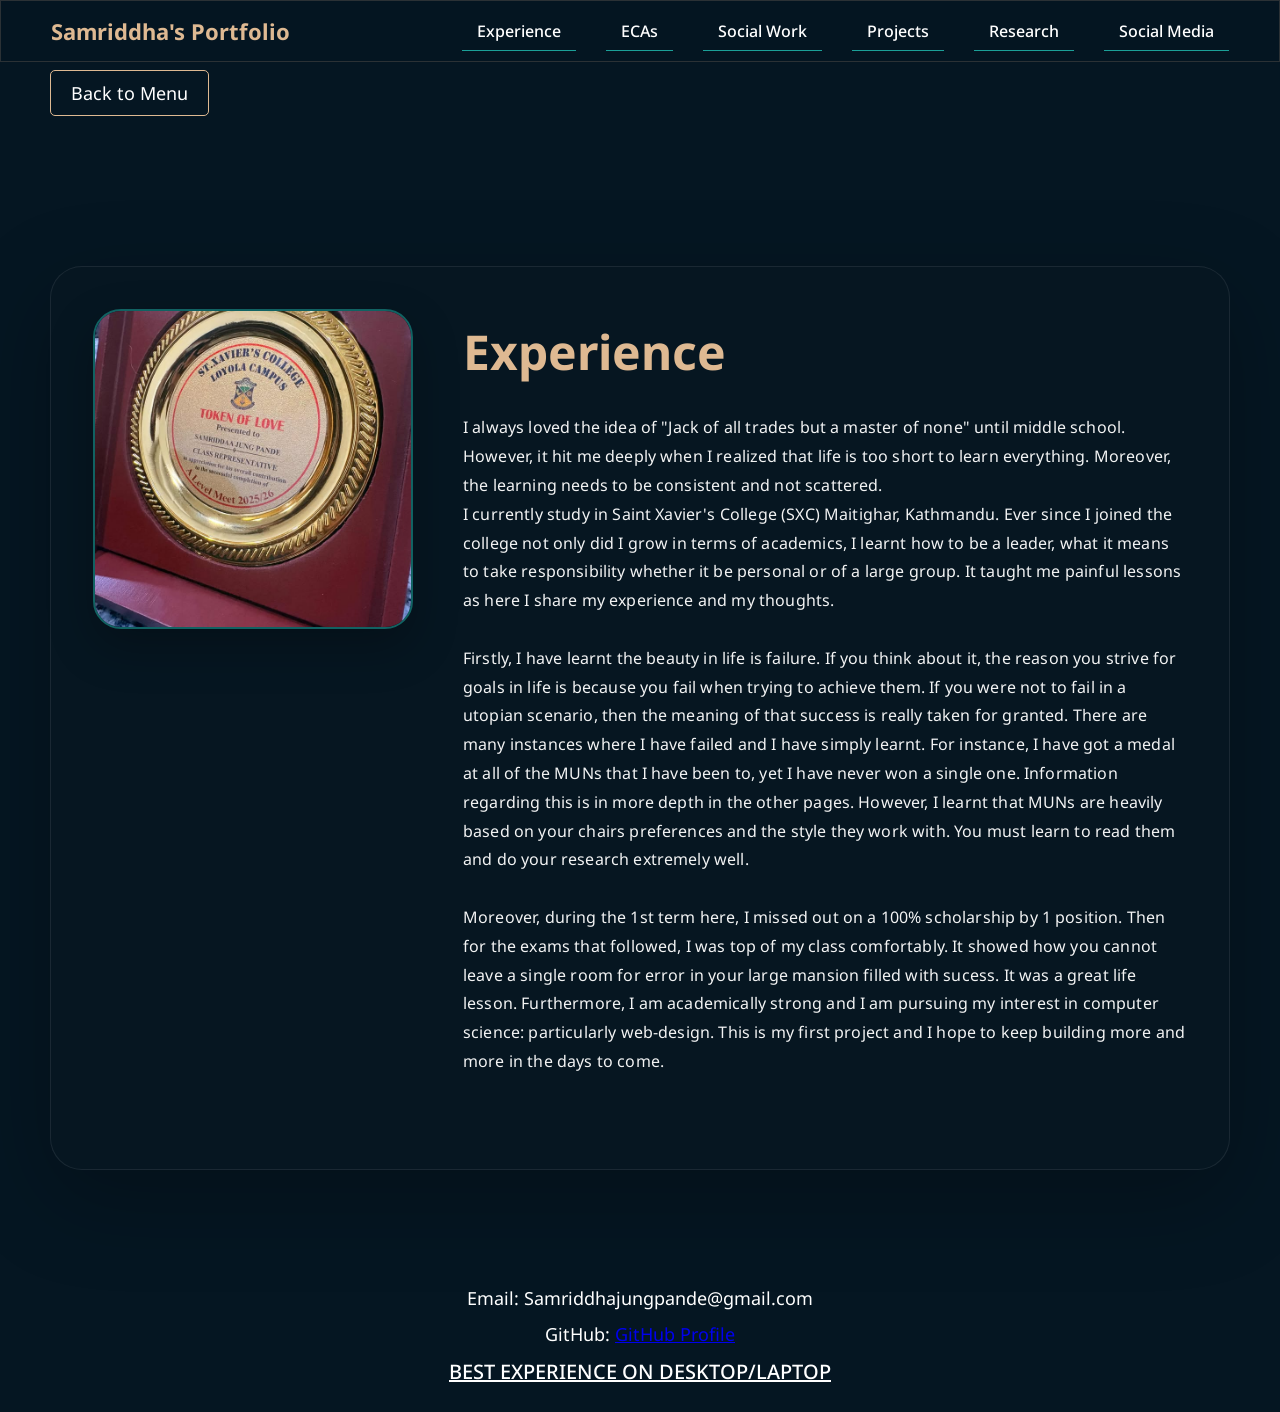
<file: pages/experience.html>
<!DOCTYPE html>
<html>
<head>
  <title>Experience - Samriddha's Portfolio</title>
  <meta name="viewport" content="width=device-width, initial-scale=1.0">
  <link rel="stylesheet" href="root.css">
  <link rel="stylesheet" href="pages.css">
</head>
<body>
  <header>
    <nav class="navbar">
      <div class="navbar-container">
        <a href="menu.html" class="navbar-logo">Samriddha's Portfolio</a>
        <ul class="navbar-links">
          <li><a href="experience.html">Experience</a></li>
          <li><a href="extra-curriculars.html">ECAs</a></li>
          <li><a href="social-work.html">Social Work</a></li>
          <li><a href="projects.html">Projects</a></li>
          <li><a href="../pdf/research-paper.pdf">Research</a></li>
          <li><a href="social-media.html">Social Media</a></li>
        </ul>
      </div>
    </nav>
    <a href="menu.html" class="back-btn">Back to Menu</a>
  </header>
  <main class="main-flex">
    <img class="photo" src="../pictures/leadership.jpg">
    <article class="text">
      <h1>Experience</h1>
      <p>
          I always loved the idea of "Jack of all trades but a master of none" until middle school. However, it hit me deeply when I realized that life is too short to learn everything. Moreover, the learning needs to be consistent and not scattered.<br>
          I currently study in Saint Xavier's College (SXC) Maitighar, Kathmandu. Ever since I joined the college not only did I grow in terms of academics, I learnt how to be a leader, what it means to take responsibility whether it be personal or of a large group. It taught me painful lessons as here I share my experience and my thoughts.<br><br>
          Firstly, I have learnt the beauty in life is failure. If you think about it, the reason you strive for goals in life is because you fail when trying to achieve them. If you were not to fail in a utopian scenario, then the meaning of that success is really taken for granted. There are many instances where I have failed and I have simply learnt. For instance, I have got a medal at all of the MUNs that I have been to, yet I have never won a single one. Information regarding this is in more depth in the other pages. However, I learnt that MUNs are heavily based on your chairs preferences and the style they work with. You must learn to read them and do your research extremely well.<br><br>
          Moreover, during the 1st term here, I missed out on a 100% scholarship by 1 position. Then for the exams that followed, I was top of my class comfortably. It showed how you cannot leave a single room for error in your large mansion filled with sucess. It was a great life lesson. Furthermore, I am academically strong and I am pursuing my interest in computer science: particularly web-design. This is my first project and I hope to keep building more and more in the days to come. <br><br>

      </p>
    </article>
  </main>
  <footer class="contact">
        Email: Samriddhajungpande@gmail.com <br>
        GitHub: <a href="https://github.com/Spirit62">GitHub Profile</a><br>
        <span>BEST EXPERIENCE ON DESKTOP/LAPTOP</span>
  </footer>
</body>
</html>
</file>
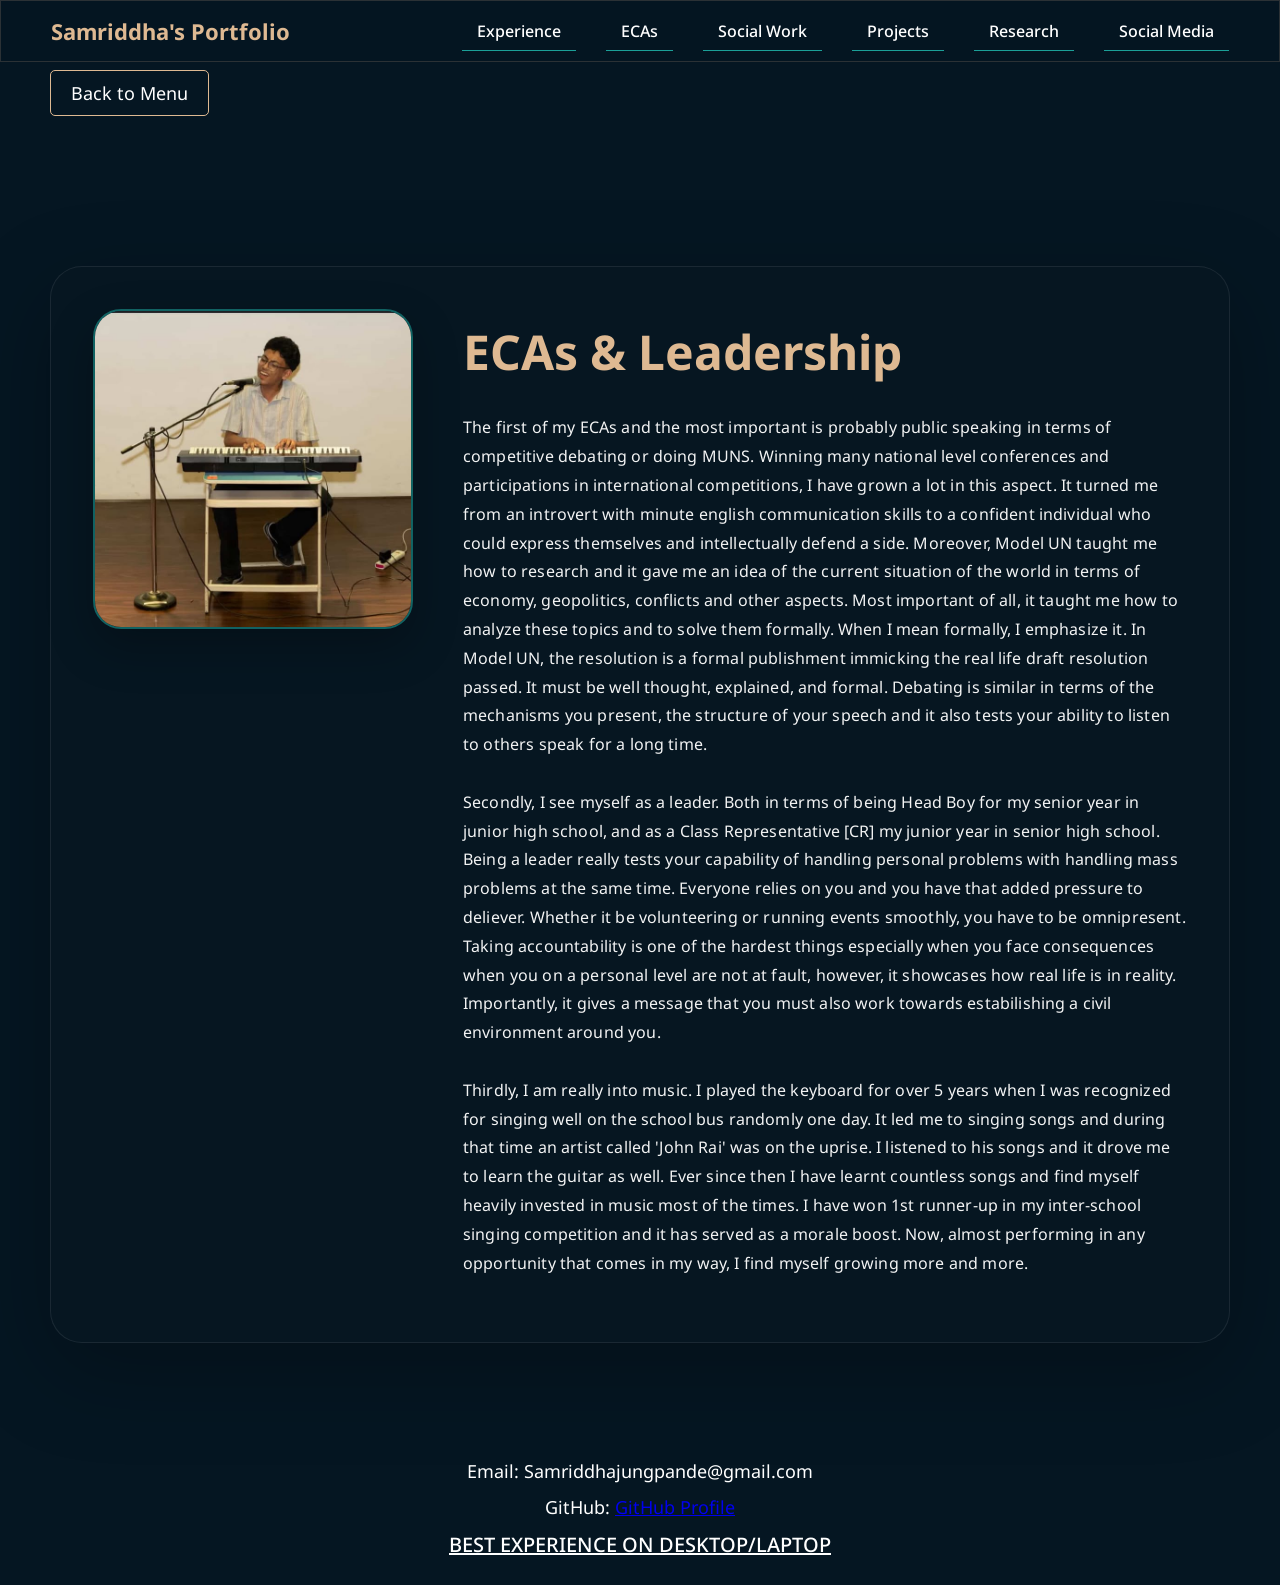
<file: pages/extra-curriculars.html>
<!DOCTYPE html>
<html lang="en">
<head>
  <meta charset="UTF-8">
  <meta name="viewport" content="width=device-width, initial-scale=1.0">
  <title>ECAs - Samriddha's Portfolio</title>
  <link rel="stylesheet" href="root.css">
  <link rel="stylesheet" href="pages.css">
</head>
<body>
  <header>
    <nav class="navbar">
      <div class="navbar-container">
        <a href="menu.html" class="navbar-logo">Samriddha's Portfolio</a>
        <ul class="navbar-links">
          <li><a href="experience.html">Experience</a></li>
          <li><a href="extra-curriculars.html">ECAs</a></li>
          <li><a href="social-work.html">Social Work</a></li>
          <li><a href="projects.html">Projects</a></li>
          <li><a href="../pdf/research-paper.pdf">Research</a></li>
          <li><a href="social-media.html">Social Media</a></li>
        </ul>
      </div>
    </nav>
    <a href="menu.html" class="back-btn">Back to Menu</a>
  </header>
  <main class="main-flex">
    <img class="photo" src="../pictures/arts.jpg">
    <article class="text">
      <h1>ECAs & Leadership</h1>
      <p>
        The first of my ECAs and the most important is probably public speaking in terms of competitive debating or doing MUNS. Winning many national level conferences and participations in international competitions, I have grown a lot in this aspect. It turned me from an introvert with minute english communication skills to a confident individual who could express themselves and intellectually defend a side. Moreover, Model UN taught me how to research and it gave me an idea of the current situation of the world in terms of economy, geopolitics, conflicts and other aspects. Most important of all, it taught me how to analyze these topics and to solve them formally. When I mean formally, I emphasize it. In Model UN, the resolution is a formal publishment immicking the real life draft resolution passed. It must be well thought, explained, and formal. Debating is similar in terms of the mechanisms you present, the structure of your speech and it also tests your ability to listen to others speak for a long time. <br><br>
        
        Secondly, I see myself as a leader. Both in terms of being Head Boy for my senior year in junior high school, and as a Class Representative [CR] my junior year in senior high school. Being a leader really tests your capability of handling personal problems with handling mass problems at the same time. Everyone relies on you and you have that added pressure to deliever. Whether it be volunteering or running events smoothly, you have to be omnipresent. Taking accountability is one of the hardest things especially when you face consequences when you on a personal level are not at fault, however, it showcases how real life is in reality. Importantly, it gives a message that you must also work towards estabilishing a civil environment around you. <br><br>

        Thirdly, I am really into music. I played the keyboard for over 5 years when I was recognized for singing well on the school bus randomly one day. It led me to singing songs and during that time an artist called 'John Rai' was on the uprise. I listened to his songs and it drove me to learn the guitar as well. Ever since then I have learnt countless songs and find myself heavily invested in music most of the times. I have won 1st runner-up in my inter-school singing competition and it has served as a morale boost. Now, almost performing in any opportunity that comes in my way, I find myself growing more and more.
      </p>
    </article>
  </main>
  <footer class="contact">
        Email: Samriddhajungpande@gmail.com <br>
        GitHub: <a href="https://github.com/Spirit62">GitHub Profile</a><br>
        <span>BEST EXPERIENCE ON DESKTOP/LAPTOP</span>
  </footer>
</body>
</html>
</file>
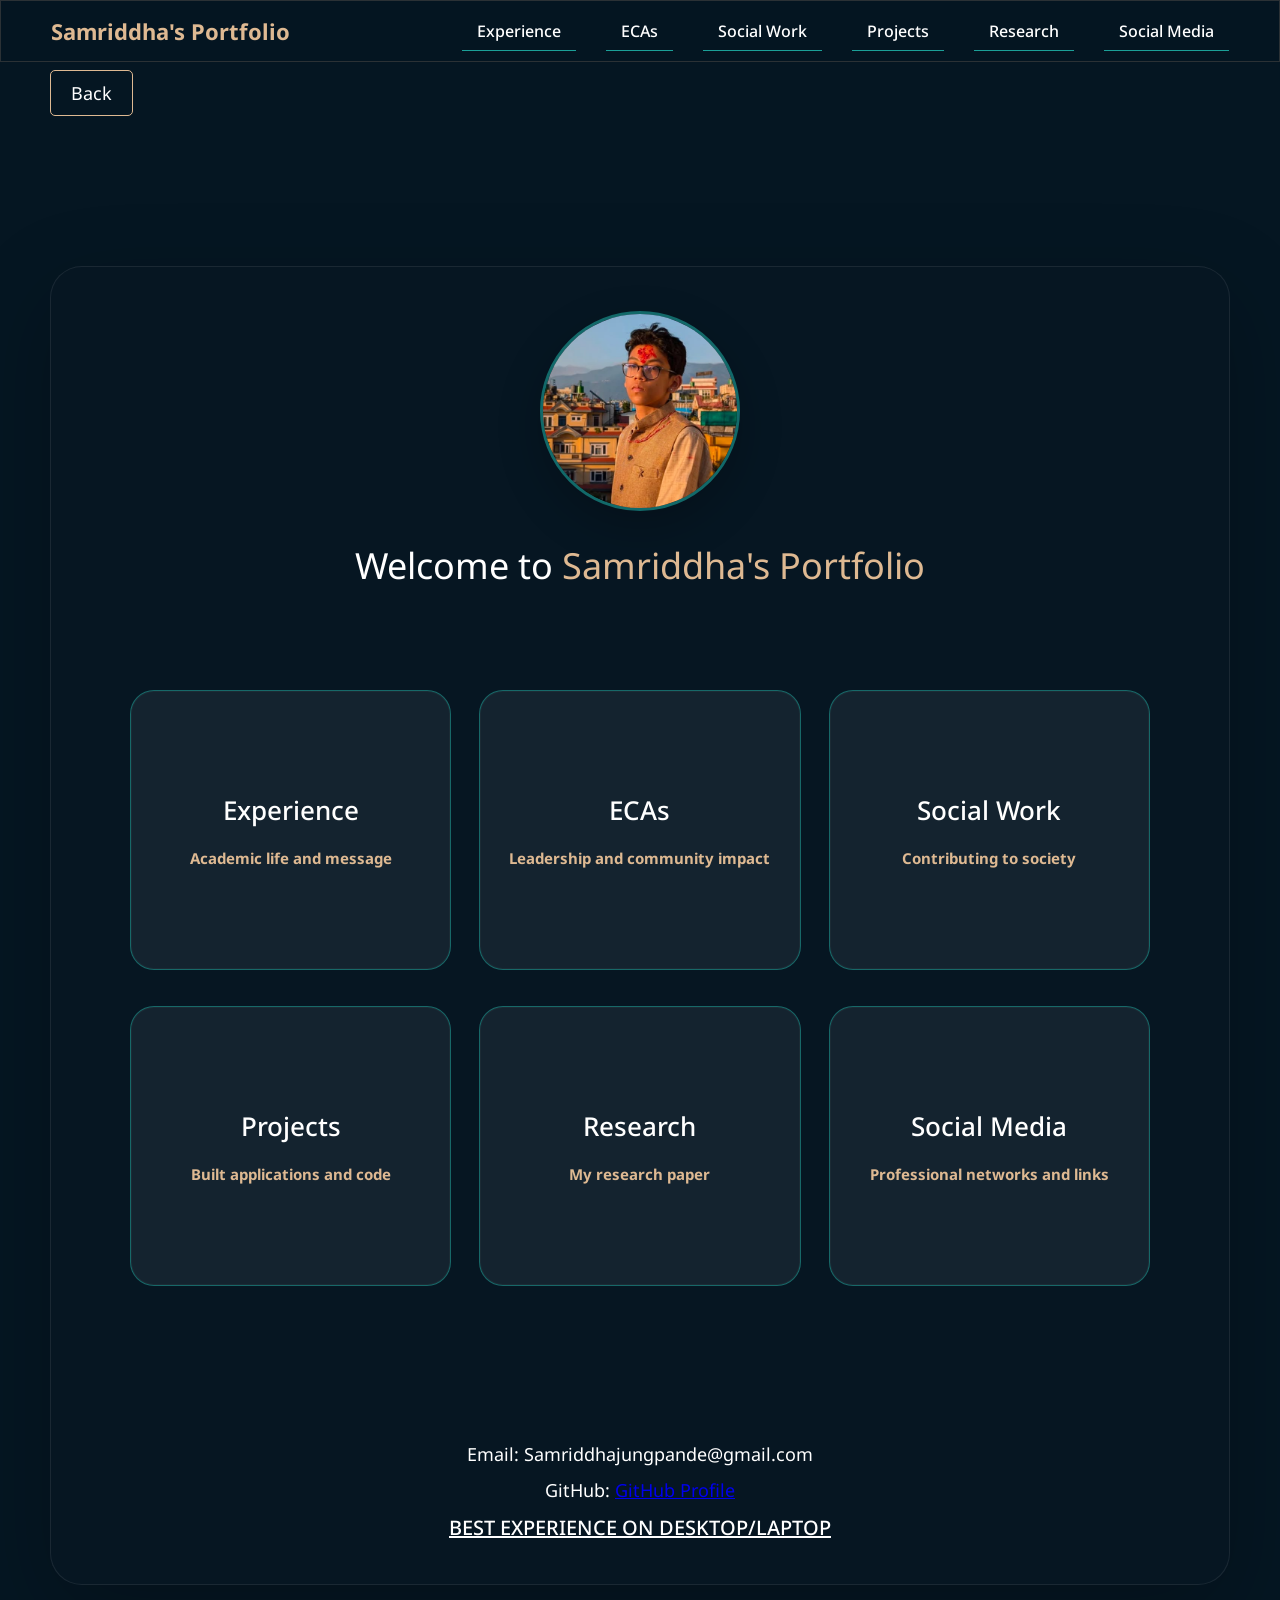
<file: pages/menu.html>
<!DOCTYPE html>
<html lang="en">
<head>
  <meta charset="UTF-8">
  <meta name="viewport" content="width=device-width, initial-scale=1.0">
  <title>Menu - Samriddha's Portfolio</title>
  <link rel="stylesheet" href="root.css">
  <link rel="stylesheet" href="menu.css">
</head>
<body>
  <header>
    <nav class="navbar">
      <div class="navbar-container">
        <a href="../index.html" class="navbar-logo">Samriddha's Portfolio</a>
        <ul class="navbar-links">
          <li><a href="experience.html">Experience</a></li>
          <li><a href="extra-curriculars.html">ECAs</a></li>
          <li><a href="social-work.html">Social Work</a></li>
          <li><a href="projects.html">Projects</a></li>
          <li><a href="../pdf/research-paper.pdf">Research</a></li>
          <li><a href="social-media.html">Social Media</a></li>
        </ul>
      </div>
    </nav>
    <a href="../index.html" class="back-btn">Back</a>
  </header>
  <main class="menu-container">
      <img class="menu-pic" src="../pictures/photo6.jpg">
    <p class="menu-title">Welcome to <span style="color: var(--accent-sand)"> Samriddha's Portfolio</span></p>
    <section class="menu-options">
      <a href="experience.html" class="menu-option"><span class="menu-option-title">Experience</span><span class="menu-option-desc">Academic life and message</span></a>
      <a href="extra-curriculars.html" class="menu-option"><span class="menu-option-title">ECAs</span><span class="menu-option-desc">Leadership and community impact</span></a>
      <a href="social-work.html" class="menu-option"><span class="menu-option-title">Social Work</span><span class="menu-option-desc">Contributing to society</span></a>
      <a href="projects.html" class="menu-option"><span class="menu-option-title">Projects</span><span class="menu-option-desc">Built applications and code</span></a>
      <a href="../pdf/research-paper.pdf" class="menu-option"><span class="menu-option-title">Research</span><span class="menu-option-desc">My research paper</span></a>
      <a href="social-media.html" class="menu-option"><span class="menu-option-title">Social Media</span><span class="menu-option-desc">Professional networks and links</span></a>
    </section>
    <footer class="contact">
        Email: Samriddhajungpande@gmail.com <br>
        GitHub: <a href="https://github.com/Spirit62">GitHub Profile</a><br>
        <span>BEST EXPERIENCE ON DESKTOP/LAPTOP</span>
    </footer>
  </main>
</body>
</html>
</file>
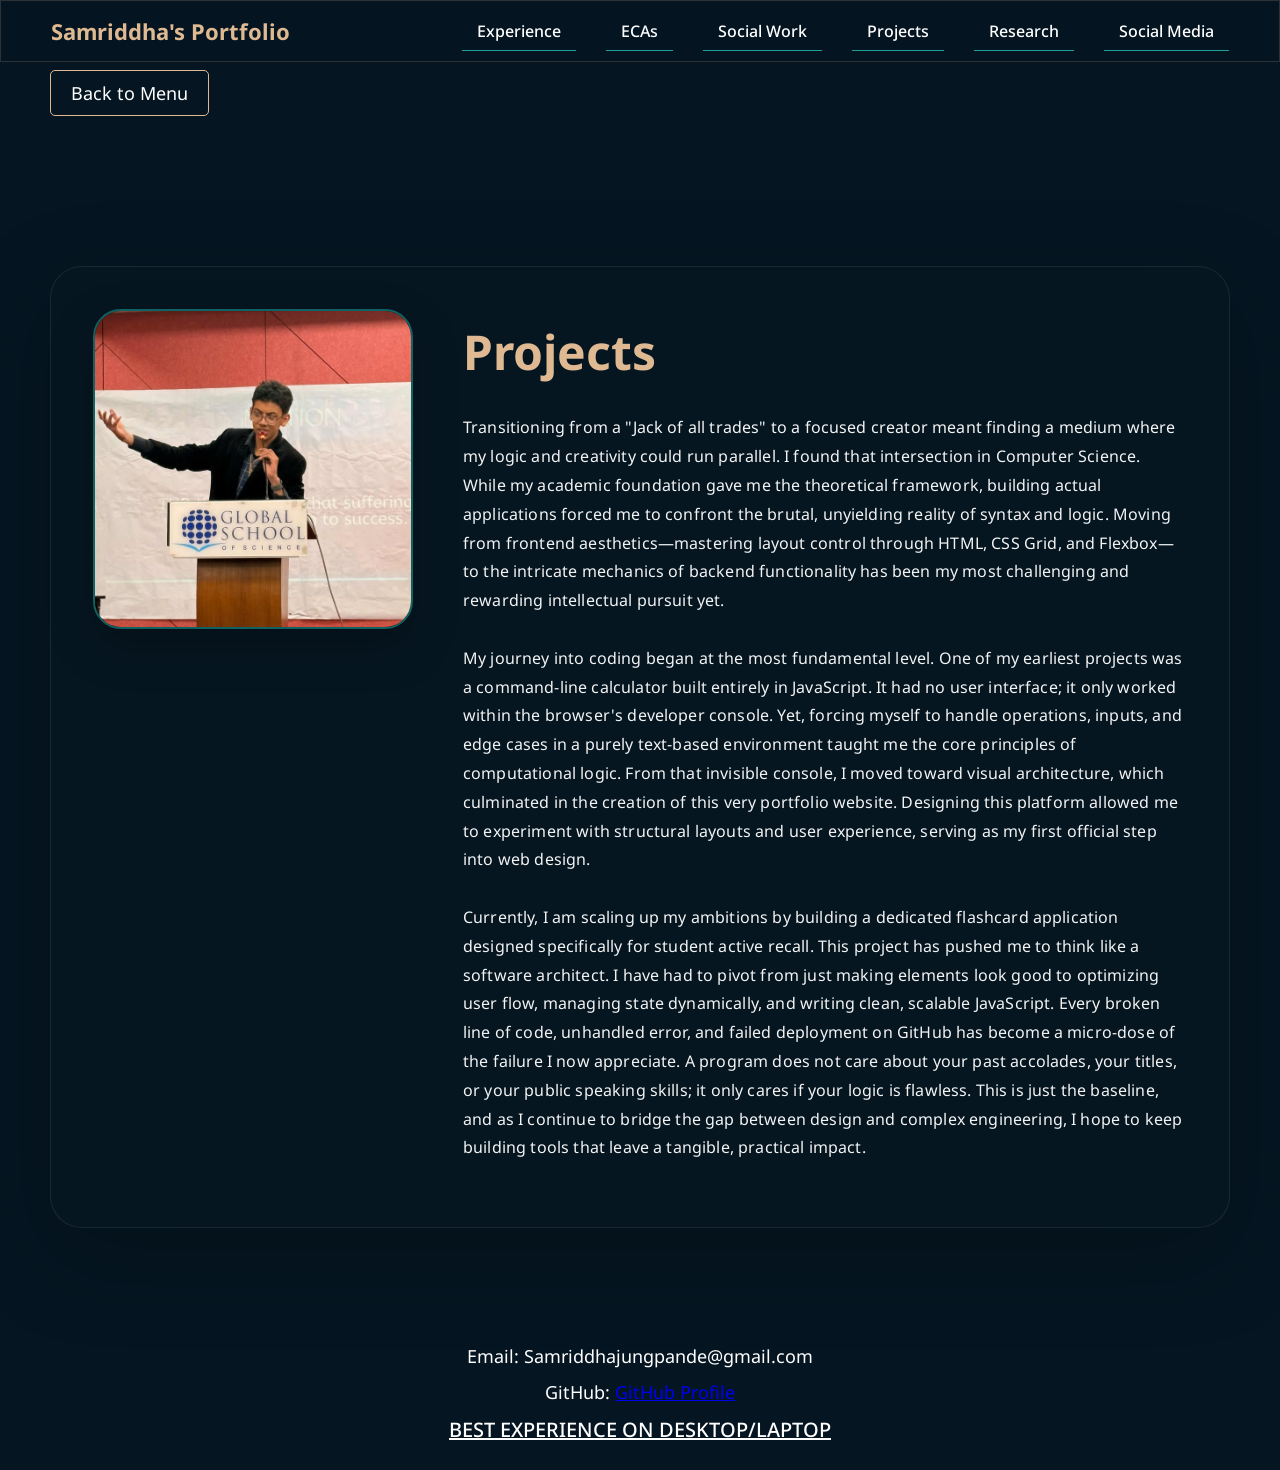
<file: pages/projects.html>
<!DOCTYPE html>
<html lang="en">
<head>
  <meta charset="UTF-8">
  <meta name="viewport" content="width=device-width, initial-scale=1.0">
  <title>Projects - Samriddha's Portfolio</title>
  <link rel="stylesheet" href="root.css">
  <link rel="stylesheet" href="pages.css">
</head>
<body>
  <header>
    <nav class="navbar">
      <div class="navbar-container">
        <a href="menu.html" class="navbar-logo">Samriddha's Portfolio</a>
        <ul class="navbar-links">
          <li><a href="experience.html">Experience</a></li>
          <li><a href="extra-curriculars.html">ECAs</a></li>
          <li><a href="social-work.html">Social Work</a></li>
          <li><a href="projects.html">Projects</a></li>
          <li><a href="../pdf/research-paper.pdf">Research</a></li>
          <li><a href="social-media.html">Social Media</a></li>
        </ul>
      </div>
    </nav>
    <a href="menu.html" class="back-btn">Back to Menu</a>
  </header>
  <main class="main-flex">
    <img class="photo" src="../pictures/academia.jpg">
    <article class="text">
      <h1>Projects</h1>
      <p>
          Transitioning from a "Jack of all trades" to a focused creator meant finding a medium where my logic and creativity could run parallel. I found that intersection in Computer Science. While my academic foundation gave me the theoretical framework, building actual applications forced me to confront the brutal, unyielding reality of syntax and logic. Moving from frontend aesthetics—mastering layout control through HTML, CSS Grid, and Flexbox—to the intricate mechanics of backend functionality has been my most challenging and rewarding intellectual pursuit yet. <br><br>

          My journey into coding began at the most fundamental level. One of my earliest projects was a command-line calculator built entirely in JavaScript. It had no user interface; it only worked within the browser's developer console. Yet, forcing myself to handle operations, inputs, and edge cases in a purely text-based environment taught me the core principles of computational logic. From that invisible console, I moved toward visual architecture, which culminated in the creation of this very portfolio website. Designing this platform allowed me to experiment with structural layouts and user experience, serving as my first official step into web design. <br><br>

          Currently, I am scaling up my ambitions by building a dedicated flashcard application designed specifically for student active recall. This project has pushed me to think like a software architect. I have had to pivot from just making elements look good to optimizing user flow, managing state dynamically, and writing clean, scalable JavaScript. Every broken line of code, unhandled error, and failed deployment on GitHub has become a micro-dose of the failure I now appreciate. A program does not care about your past accolades, your titles, or your public speaking skills; it only cares if your logic is flawless. This is just the baseline, and as I continue to bridge the gap between design and complex engineering, I hope to keep building tools that leave a tangible, practical impact.
      </p>
    </article>
  </main>
  <footer class="contact">
        Email: Samriddhajungpande@gmail.com <br>
        GitHub: <a href="https://github.com/Spirit62">GitHub Profile</a><br>
        <span>BEST EXPERIENCE ON DESKTOP/LAPTOP</span>
  </footer>
</body>
</html>
</file>
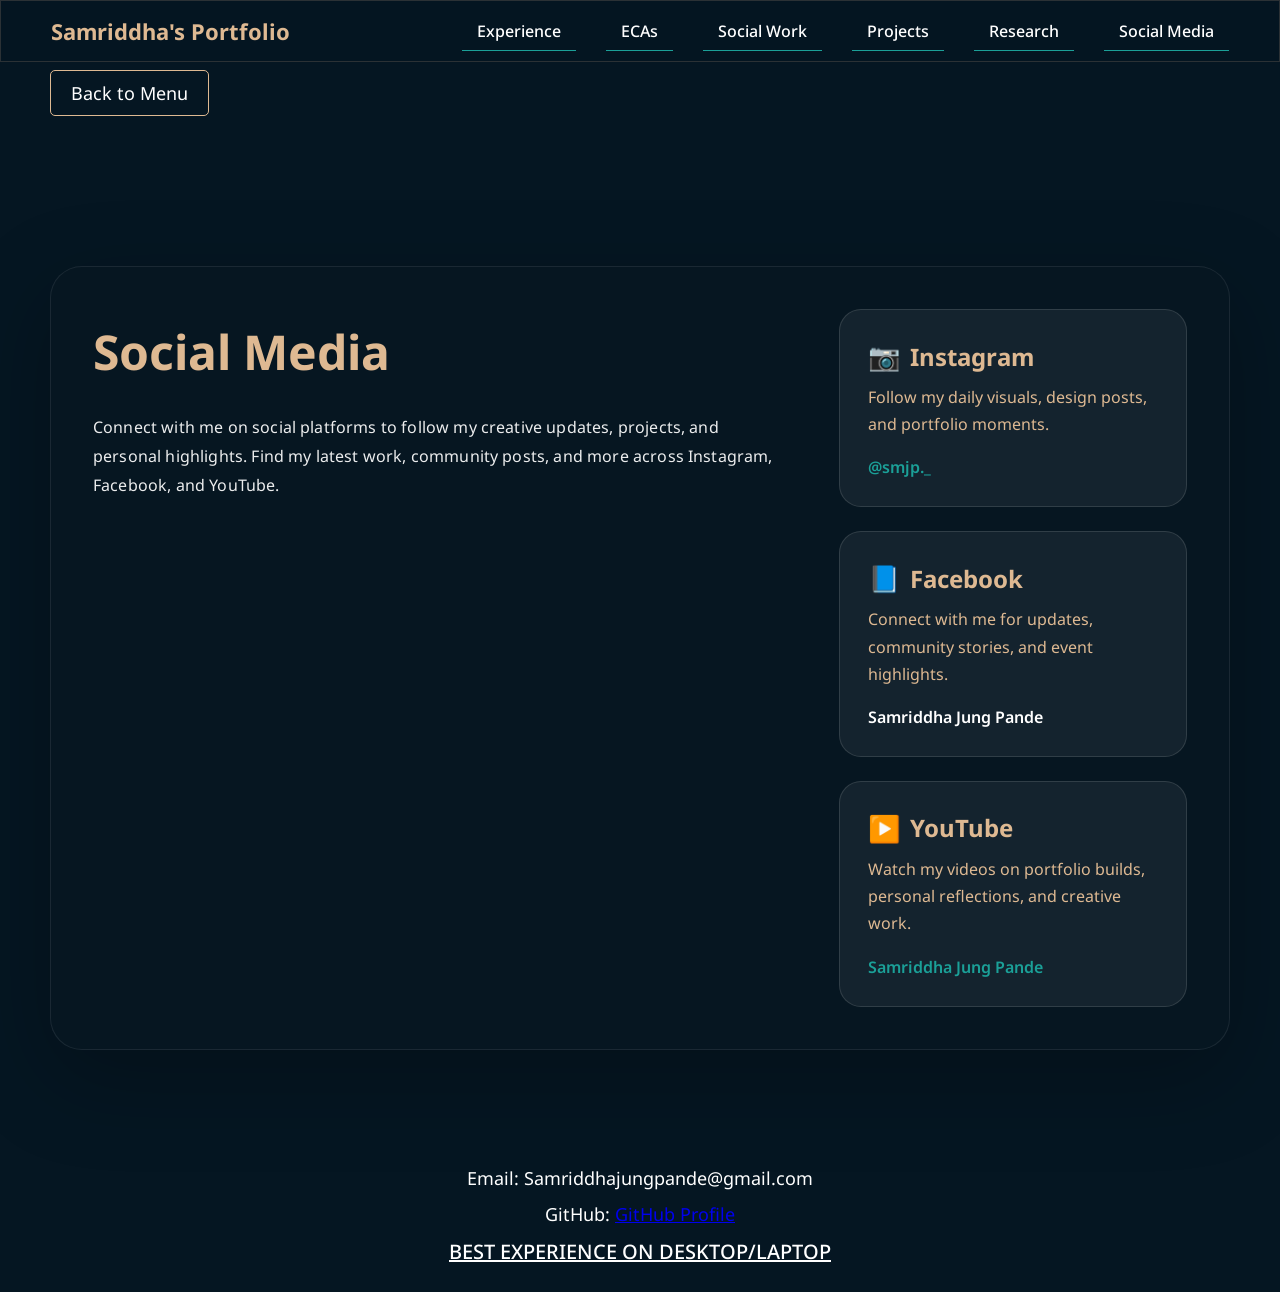
<file: pages/social-media.html>
<!DOCTYPE html>
<html lang="en">
<head>
  <meta charset="UTF-8">
  <meta name="viewport" content="width=device-width, initial-scale=1.0">
  <title>Social Media - Samriddha's Portfolio</title>
  <link rel="stylesheet" href="root.css">
  <link rel="stylesheet" href="pages.css">
</head>
<body>
  <header>
    <nav class="navbar">
      <div class="navbar-container">
        <a href="menu.html" class="navbar-logo">Samriddha's Portfolio</a>
        <ul class="navbar-links">
          <li><a href="experience.html">Experience</a></li>
          <li><a href="extra-curriculars.html">ECAs</a></li>
          <li><a href="social-work.html">Social Work</a></li>
          <li><a href="projects.html">Projects</a></li>
          <li><a href="../pdf/research-paper.pdf">Research</a></li>
          <li><a href="social-media.html">Social Media</a></li>
        </ul>
      </div>
    </nav>
    <a href="menu.html" class="back-btn">Back to Menu</a>
  </header>
  <main class="main-flex">
    <article class="text">
      <h1>Social Media</h1>
      <p class="intro">
        Connect with me on social platforms to follow my creative updates, projects, and personal highlights.
        Find my latest work, community posts, and more across Instagram, Facebook, and YouTube.
      </p>
    </article>
    <section class="social-grid">
      <article class="social-card">
        <h2><span class="social-icon">📷</span>Instagram</h2>
        <p>Follow my daily visuals, design posts, and portfolio moments.</p>
        <a href="https://www.instagram.com/smjp._/" target="_blank" rel="noreferrer noopener">@smjp._</a>
      </article>
      <article class="social-card">
        <h2><span class="social-icon">📘</span>Facebook</h2>
        <p>Connect with me for updates, community stories, and event highlights.</p>
        <span>Samriddha Jung Pande</span>
      </article>
      <article class="social-card">
        <h2><span class="social-icon">▶️</span>YouTube</h2>
        <p>Watch my videos on portfolio builds, personal reflections, and creative work.</p>
        <a href="https://www.youtube.com/@smjp._s" target="_blank" rel="noreferrer noopener">Samriddha Jung Pande</a>
      </article>
    </section>
  </main>
  <footer class="contact">
        Email: Samriddhajungpande@gmail.com <br>
        GitHub: <a href="https://github.com/Spirit62">GitHub Profile</a><br>
        <span>BEST EXPERIENCE ON DESKTOP/LAPTOP</span>
  </footer>
</body>
</html>
</file>
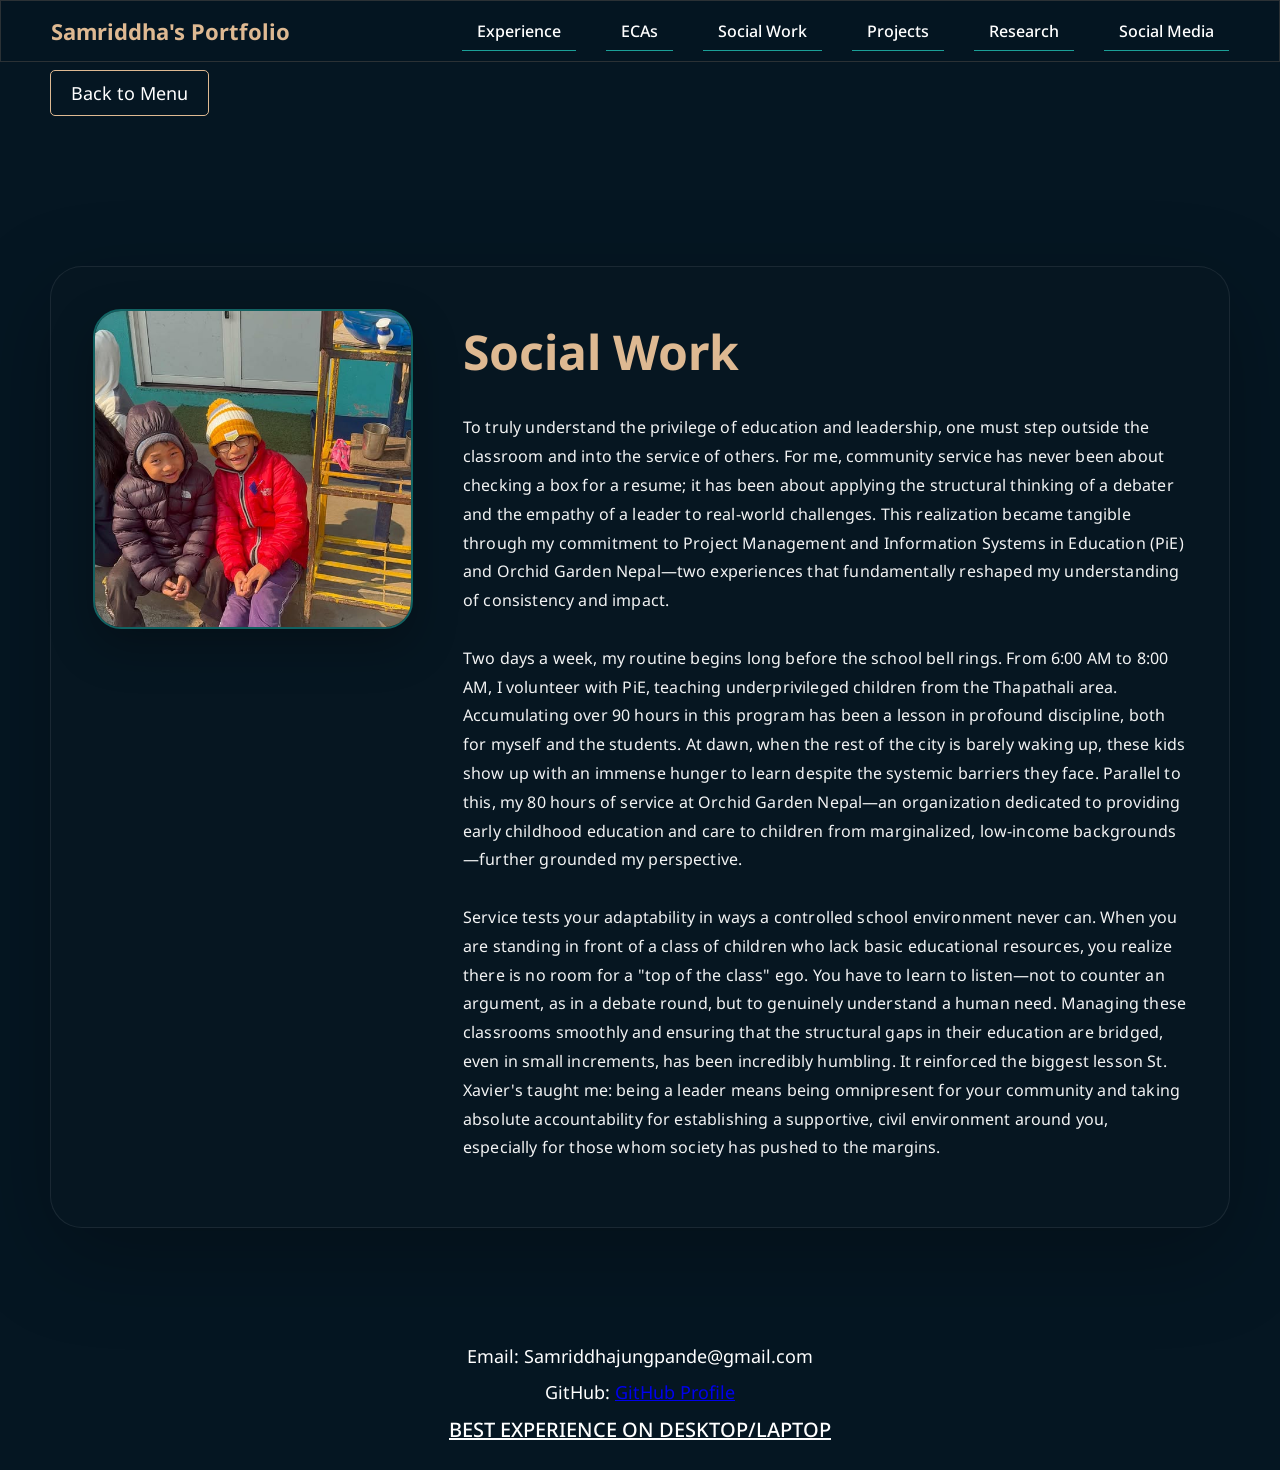
<file: pages/social-work.html>
<!DOCTYPE html>
<html lang="en">
<head>
  <meta charset="UTF-8">
  <meta name="viewport" content="width=device-width, initial-scale=1.0">
  <title>Social Work - Samriddha's Portfolio</title>
  <link rel="stylesheet" href="root.css">
  <link rel="stylesheet" href="pages.css">
</head>
<body>
  <header>
    <nav class="navbar">
      <div class="navbar-container">
        <a href="menu.html" class="navbar-logo">Samriddha's Portfolio</a>
        <ul class="navbar-links">
          <li><a href="experience.html">Experience</a></li>
          <li><a href="extra-curriculars.html">ECAs</a></li>
          <li><a href="social-work.html">Social Work</a></li>
          <li><a href="projects.html">Projects</a></li>
          <li><a href="../pdf/research-paper.pdf">Research</a></li>
          <li><a href="social-media.html">Social Media</a></li>
        </ul>
      </div>
    </nav>
    <a href="menu.html" class="back-btn">Back to Menu</a>
  </header>
  <main class="main-flex">
    <img class="photo" src="../pictures/impact.jpg">
    <article class="text">
      <h1>Social Work</h1>
      <p>
         To truly understand the privilege of education and leadership, one must step outside the classroom and into the service of others. For me, community service has never been about checking a box for a resume; it has been about applying the structural thinking of a debater and the empathy of a leader to real-world challenges. This realization became tangible through my commitment to Project Management and Information Systems in Education (PiE) and Orchid Garden Nepal—two experiences that fundamentally reshaped my understanding of consistency and impact. <br><br>

        Two days a week, my routine begins long before the school bell rings. From 6:00 AM to 8:00 AM, I volunteer with PiE, teaching underprivileged children from the Thapathali area. Accumulating over 90 hours in this program has been a lesson in profound discipline, both for myself and the students. At dawn, when the rest of the city is barely waking up, these kids show up with an immense hunger to learn despite the systemic barriers they face. Parallel to this, my 80 hours of service at Orchid Garden Nepal—an organization dedicated to providing early childhood education and care to children from marginalized, low-income backgrounds—further grounded my perspective. <br><br>

        Service tests your adaptability in ways a controlled school environment never can. When you are standing in front of a class of children who lack basic educational resources, you realize there is no room for a "top of the class" ego. You have to learn to listen—not to counter an argument, as in a debate round, but to genuinely understand a human need. Managing these classrooms smoothly and ensuring that the structural gaps in their education are bridged, even in small increments, has been incredibly humbling. It reinforced the biggest lesson St. Xavier's taught me: being a leader means being omnipresent for your community and taking absolute accountability for establishing a supportive, civil environment around you, especially for those whom society has pushed to the margins.
      </p>
    </article>
  </main>
  <footer class="contact">
        Email: Samriddhajungpande@gmail.com <br>
        GitHub: <a href="https://github.com/Spirit62">GitHub Profile</a><br>
        <span>BEST EXPERIENCE ON DESKTOP/LAPTOP</span>
  </footer>
</body>
</html>
</file>
<file: pages/root.css>
@import url('https://fonts.googleapis.com/css2?family=Noto+Sans:ital,wght@0,100..900;1,100..900&display=swap');

:root {
  --bg-dark: #051622;
  --primary-teal: #1ba098;
  --accent-sand: #deb992;
  --facebook-blue: #3b5998;
  --instagram-pink: #e1306c;
  --youtube-red: #ff0000;
  
  --text-light: #ffffff;
  --text-muted: #deb992;
  --text-dark: #333333;

  --main-font: 'Noto Sans';
}


*{
  margin:0px;
  padding:0px;
  box-sizing: border-box;
}
body{
  font-family: var(--main-font);
  color: var(--text-light);
  background-color: var(--bg-dark);
  min-height: 100dvh;
  padding: 70px 50px 20px;
}

.navbar {
  position: fixed;
  top: 0;
  left: 0;
  right: 0;
  background-color: rgba(5, 22, 34, 0.95);
  border: 1px solid rgba(222, 185, 146, 0.18);
  z-index: 1000;
  padding: 15px 50px;
}

.navbar-container {
  display: flex;
  justify-content: space-between;
  align-items: center;
  max-width: 1200px;
  margin: 0 auto;
}

.navbar-logo {
  font-size: 22px;
  font-weight: bold;
  color: var(--accent-sand);
  text-decoration: none;
  transition: color 0.3s ease;
}

.navbar-logo:hover {
  color: white;
}

.navbar-links {
  display: flex;
  list-style: none;
  gap: 30px;
  flex-wrap: wrap;
  justify-content: center;
}

.navbar-links a {
  color: var(--text-light);
  text-decoration: none;
  font-size: 16px;
  font-weight: 500;
  transition: color 0.3s ease, border 0.3s ease;
  border-bottom: 1px solid var(--primary-teal);
  padding: 8px 15px;
}

.navbar-links a:hover {
  color: var(--accent-sand);
  border-bottom: 2px solid var(--accent-sand);
}

.back-btn{
  display: inline-block;
  margin-bottom: 30px;
  color: var(--text-light);
  text-decoration: none;
  font-size: 18px;
  border: 1px solid var(--accent-sand);
  padding: 10px 20px;
  border-radius: 5px;
  transition: background-color 0.3s ease, color 0.3s ease, transform 0.25s ease;
}

.back-btn:hover{
  color: var(--text-light);
  border: 1px solid white;
  transform: translateY(-1px);
}

.contact{
  color: var(--text-light);
  font-size: 18px;
  margin-top: 110px;
  text-align: center;
  line-height: 2;
}
.contact span{
  font-size: 20px;
  font-weight: 500;
  text-decoration:underline;
}


@media (max-width: 768px) {
    body{
  padding: 20px 30px;
  min-height: auto;
  }
  .navbar{
    display:none;
  }
  .contact{ 
    font-size: 16px;
    margin-top: 80px;
  }
  .back-btn{
    font-size: 16px;
    padding: 8px 15px;
  }
  .contact{
    font-size: 12px;
    margin-top: 80px;
  }
  .contact span{
    font-size: 16px;
  }
}
@media (max-width: 600px){
  body{
    padding: 10px 15px;
    min-height: auto;
  }
  .navbar{
    display:none;
  }
  .contact{ 
    font-size: 12px;
    margin-top: 30px;
  }
  .back-btn{
    font-size: 12px;
    padding: 8px 15px;
  }
  .contact{
    font-size: 10px;
    margin-top: 80px;
  }
  .contact span{
    font-size: 12px;
  }
}
</file>
<file: pages/pages.css>
.main-flex{
  display: flex;
  gap: 50px;
  padding: 42px;
  align-items: flex-start;
  background: rgba(7, 23, 34, 0.92);
  border: 1px solid rgba(255,255,255,0.08);
  border-radius: 32px;
  box-shadow: 0 28px 90px rgba(0, 0, 0, 0.25);
  max-width: 1180px;
  margin: 120px auto 0;
}

.text{
  color: var(--text-light);
  flex: 2;
  line-height: 1.8;
  margin-bottom: 0;
}

.text p {
  margin-bottom: 1.4rem;
  font-size: 1rem;
  letter-spacing: 0.01em;
  opacity: 0.95;
}

.text h1 {
  font-size: 3rem;
  margin-bottom: 18px;
  color: var(--accent-sand);
}

.text .intro {
  max-width: 680px;
  color: var(--text-light);
  opacity: 0.92;
}

.social-grid {
  display: grid;
  gap: 24px;
  width: 100%;
  max-width: 760px;
  flex: 1;
}

.social-card {
  cursor:pointer;
  background: rgba(255,255,255,0.06);
  border: 1px solid rgba(255,255,255,0.12);
  border-radius: 22px;
  padding: 28px;
  min-height: 180px;
  display: flex;
  flex-direction: column;
  justify-content: space-between;
  transition: transform 0.25s ease, border-color 0.25s ease, box-shadow 0.25s ease;
}

.social-card:hover {
  transform: translateY(-4px);
  border-color: var(--primary-teal);
  box-shadow: 0 24px 60px rgba(0, 0, 0, 0.18);
}

.social-card h2 {
  color: var(--accent-sand);
  margin-bottom: 10px;
  display: flex;
  align-items: center;
  gap: 10px;
}

.social-icon {
  font-size: 26px;
}

.social-card p {
  color: var(--text-muted);
  line-height: 1.7;
  margin-bottom: 18px;
}

.social-card a,
.social-card span {
  color: var(--text-light);
  font-weight: 600;
}

.social-card a {
  text-decoration: none;
  color: var(--primary-teal);
}

.social-card a:hover {
  color: var(--accent-sand);
}

.photo{
  width: 100%;
  max-width: 320px;
  min-width: 220px;
  aspect-ratio: 1/1;
  border-radius: 28px;
  flex: 1;
  object-fit: cover;
  border: 2px solid rgba(27, 160, 152, 0.55);
  box-shadow: 0 18px 45px rgba(0, 0, 0, 0.25);
}


@media (max-width: 768px) {
  .main-flex {
    flex-direction: column;
    gap: 20px;
    padding: 15px;
  }
  .text {
    flex: 1;
    font-size: 15px;
  }
  .photo {
    width: 100%;
    max-width: 250px;
    margin: 0 auto;
    min-width: auto;
  }
}


@media (max-width: 480px) {
  .main-flex {
    flex-direction: column;
    gap: 15px;
    padding: 12px;
  }
  .text {
    font-size: 14px;
    line-height: 1.5;
  }
  .photo {
    width: 100%;
    max-width: 200px;
    margin: 0 auto;
  }
}
</file>
<file: pages/menu.css>
.menu-container{
  display: flex;
  flex-direction: column;
  align-items: center;
  justify-content: center;
  max-width: 1180px;
  margin: 120px auto 0;
  background: rgba(7, 23, 34, 0.94);
  border: 1px solid rgba(255,255,255,0.08);
  border-radius: 32px;
  padding: 44px 36px 36px;
  box-shadow: 0 28px 90px rgba(0, 0, 0, 0.22);
}

.menu-pic{
  width: 200px;
  height: 200px;
  border-radius: 50%;
  object-fit: cover;
  object-position: center;
  margin-bottom: 30px;
  border: 3px solid rgba(27, 160, 152, 0.6);
  box-shadow: 0 16px 44px rgba(0, 0, 0, 0.22);
}

.menu-title{
  color: var(--text-light);
  font-size: 36px;
  margin-bottom: 60px;
  padding: 0 10px;
  text-align: center;
}

.menu-options{
  display: grid;
  grid-template-columns: repeat(3, minmax(0, 1fr));
  padding: 40px;
  column-gap: 28px;
  row-gap: 36px;
  width: 100%;
  max-width: 1100px;
}

.menu-option{
  display: flex;
  flex-direction: column;
  justify-content: center;
  align-items: center;
  padding: 30px 20px;
  min-height: 280px;
  border-radius: 24px;
  cursor: pointer;
  transition: transform 0.3s ease, border-color 0.3s ease, background-color 0.3s ease, box-shadow 0.3s ease;
  text-decoration: none;
  font-weight: 500;
  gap: 20px;
  text-align: center;
  border: 1px solid rgba(27, 160, 152, 0.55);
  background-color: rgba(255,255,255,0.06);
  box-shadow: inset 0 0 0 1px rgba(255,255,255,0.03);
}

.menu-option-title {
  font-size: 26px;
  color: var(--text-light);
}

.menu-option-desc{
  font-size: 15px;
  color: var(--text-muted);
  display: block;
  font-weight: 700;
  transition: color 0.3s ease;
}

.menu-option:hover{
  transform: translateY(-6px);
  border-color: var(--primary-teal);
  box-shadow: 0 20px 40px rgba(0, 0, 0, 0.16);
  background: rgba(27, 160, 152, 0.08);
}

.menu-option:hover .menu-option-desc{
  color: white;
}

@media (max-width: 768px) {
  .menu-title{
    font-size: 28px;
    margin-bottom: 50px;
  }
  .menu-options{
    grid-template-columns: repeat(2, 1fr);
    padding:30px 25px;
    row-gap: 50px;
    
  }
  .menu-option{
    height: auto;
  }
  .menu-option-title{
    font-size: 22px;
  }
  .menu-option-desc{
    font-size: 13px;
  }
}
@media (max-width: 600px) {
  .menu-title{
    font-size: 20px;
    margin-bottom: 30px;
  }
  .menu-options{
    grid-template-columns: 1fr;
    padding:20px 15px;
    row-gap: 30px;
  }
  .menu-option{
    height: auto;
  }
  .menu-option-title{
    font-size: 18px;
  }
  .menu-option-desc{
    font-size: 12px;
  }
}
</file>
